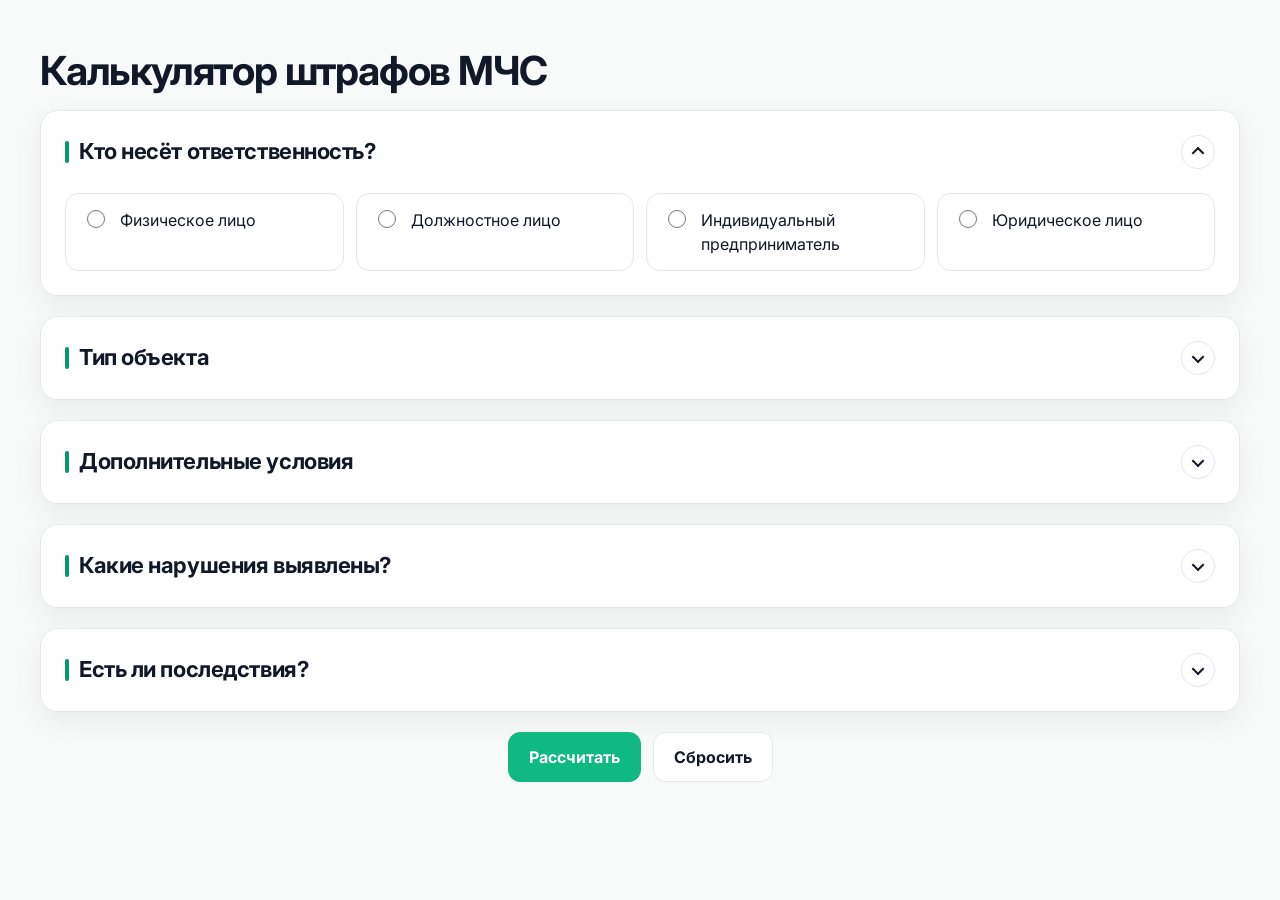
<file: index.html>
<!DOCTYPE html>
<html lang="ru">
  <head>
    <meta charset="UTF-8">
    <meta name="viewport" content="width=device-width, initial-scale=1.0">
    <title>Калькулятор штрафов МЧС 2026 — штрафы по ст. 20.4 КоАП, ППР 1479</title>
    <meta name="description" content="Калькулятор штрафов МЧС 2026. Рассчитайте штраф по ст. 20.4 КоАП РФ за нарушение пожарной безопасности: юрлица — от 300 000 до 400 000 руб., ИП — от 40 000 до 60 000 руб., должностные лица — от 20 000 до 30 000 руб.">
    <meta name="keywords" content="калькулятор штрафов МЧС, штрафы за нарушение пожарной безопасности 2026, штраф по статье 20.4 КоАП, штраф за нарушение ППР 1479, штрафы МЧС для юридических лиц 2026, административная ответственность за нарушение пожарной безопасности, штраф МЧС для ИП, штраф за предписание МЧС">
    <meta property="og:title" content="Калькулятор штрафов МЧС 2026">
    <meta property="og:description" content="Рассчитайте штраф за нарушение пожарной безопасности по ст. 20.4 КоАП для юрлиц, ИП и должностных лиц.">
    <meta property="og:type" content="website">
    <meta property="og:url" content="https://balman197-create.github.io/mchs-fines-calculator/">
    <meta property="og:locale" content="ru_RU">
    <link rel="canonical" href="https://balman197-create.github.io/mchs-fines-calculator/">
    <link rel="preconnect" href="https://fonts.googleapis.com">
    <link rel="preconnect" href="https://fonts.gstatic.com" crossorigin>
    <link href="https://fonts.googleapis.com/css2?family=Inter:wght@400;500;600;700&display=swap" rel="stylesheet">
    <link rel="stylesheet" href="css/reset.css">
    <link rel="stylesheet" href="css/calculator.css">
    <link rel="stylesheet" href="css/result.css">
  </head>
<body>
  <main class="page">
    <h1>Калькулятор штрафов МЧС</h1>
    <div id="mchs-calculator-root"></div>
  </main>

  <script src="js/data.js"></script>
  <script src="js/state.js"></script>
  <script src="js/calculator.js"></script>
  <script src="js/result.js"></script>
  <script src="js/ui.js"></script>
  <script src="js/app.js"></script>
  <script type="application/ld+json">
    {
      "@context": "https://schema.org",
      "@graph": [
        {
          "@type": "WebApplication",
          "name": "Калькулятор штрафов МЧС",
          "url": "https://balman197-create.github.io/mchs-fines-calculator/",
          "description": "Онлайн-калькулятор для расчёта административных штрафов МЧС за нарушения пожарной безопасности по ст. 20.4 КоАП РФ и ППР 1479",
          "applicationCategory": "BusinessApplication",
          "operatingSystem": "Any",
          "offers": { "@type": "Offer", "price": "0", "priceCurrency": "RUB" },
          "inLanguage": "ru"
        },
        {
          "@type": "FAQPage",
          "mainEntity": [
            {
              "@type": "Question",
              "name": "Какие штрафы за нарушение пожарной безопасности в 2026 году?",
              "acceptedAnswer": { "@type": "Answer", "text": "По ч. 1 ст. 20.4 КоАП РФ: для граждан — от 5 000 до 15 000 рублей, для должностных лиц — от 20 000 до 30 000 рублей, для ИП — от 40 000 до 60 000 рублей, для юридических лиц — от 300 000 до 400 000 рублей." }
            },
            {
              "@type": "Question",
              "name": "Какой штраф по статье 20.4 КоАП РФ?",
              "acceptedAnswer": { "@type": "Answer", "text": "Ст. 20.4 КоАП РФ — нарушение требований пожарной безопасности. Ч. 1: граждане — 5 000–15 000 руб., должностные лица — 20 000–30 000 руб., ИП — 40 000–60 000 руб., юридические лица — 300 000–400 000 рублей." }
            },
            {
              "@type": "Question",
              "name": "Какой штраф за нарушение ППР 1479?",
              "acceptedAnswer": { "@type": "Answer", "text": "Нарушение Правил противопожарного режима (ППР 1479) квалифицируется по ст. 20.4 КоАП РФ. Для юридических лиц — от 300 000 до 400 000 рублей, для должностных лиц — от 20 000 до 30 000 рублей." }
            },
            {
              "@type": "Question",
              "name": "Какой штраф МЧС для ИП?",
              "acceptedAnswer": { "@type": "Answer", "text": "Для ИП штраф по ч. 1 ст. 20.4 КоАП РФ составляет от 40 000 до 60 000 рублей." }
            },
            {
              "@type": "Question",
              "name": "Какой штраф за неисполнение предписания МЧС?",
              "acceptedAnswer": { "@type": "Answer", "text": "За невыполнение предписания МЧС по ст. 19.5 КоАП РФ: для должностных лиц — от 1 000 до 2 000 рублей, для юрлиц — от 10 000 до 20 000 рублей." }
            }
          ]
        }
      ]
    }
    </script>
</body>
</html>
</file>
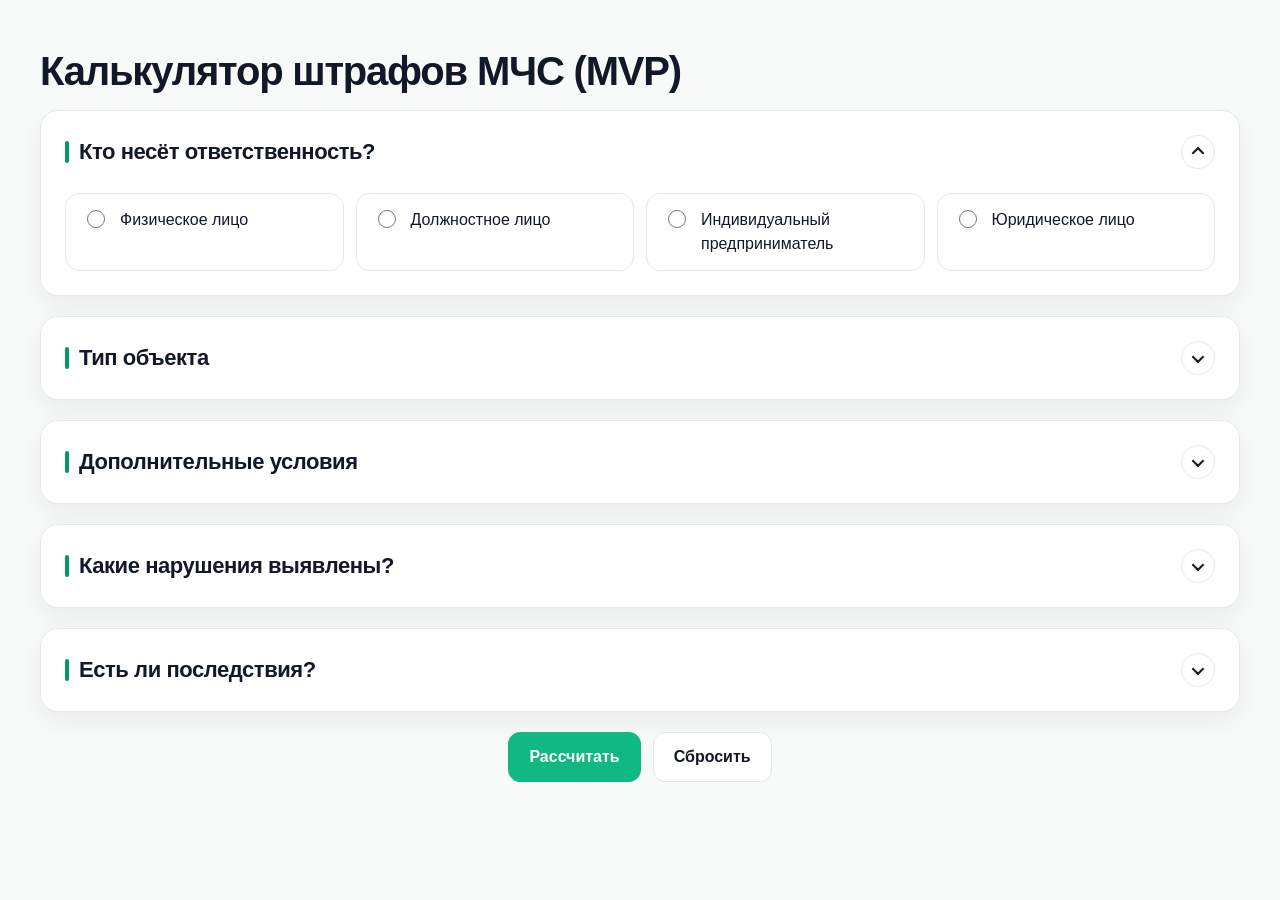
<file: demo-page.html>
<!DOCTYPE html>
<html lang="ru">
<head>
  <meta charset="UTF-8">
  <meta name="viewport" content="width=device-width, initial-scale=1.0">
  <title>Калькулятор штрафов МЧС (MVP)</title>
  <link rel="stylesheet" href="css/reset.css">
  <link rel="stylesheet" href="css/calculator.css">
  <link rel="stylesheet" href="css/result.css">
</head>
<body>
  <main class="page">
    <h1>Калькулятор штрафов МЧС (MVP)</h1>
    <div id="mchs-calculator-root"></div>
  </main>

  <script src="js/data.js"></script>
  <script src="js/state.js"></script>
  <script src="js/ui.js"></script>
  <script src="js/calculator.js"></script>
  <script src="js/result.js"></script>
  <script src="js/app.js"></script>
</body>
</html>
</file>
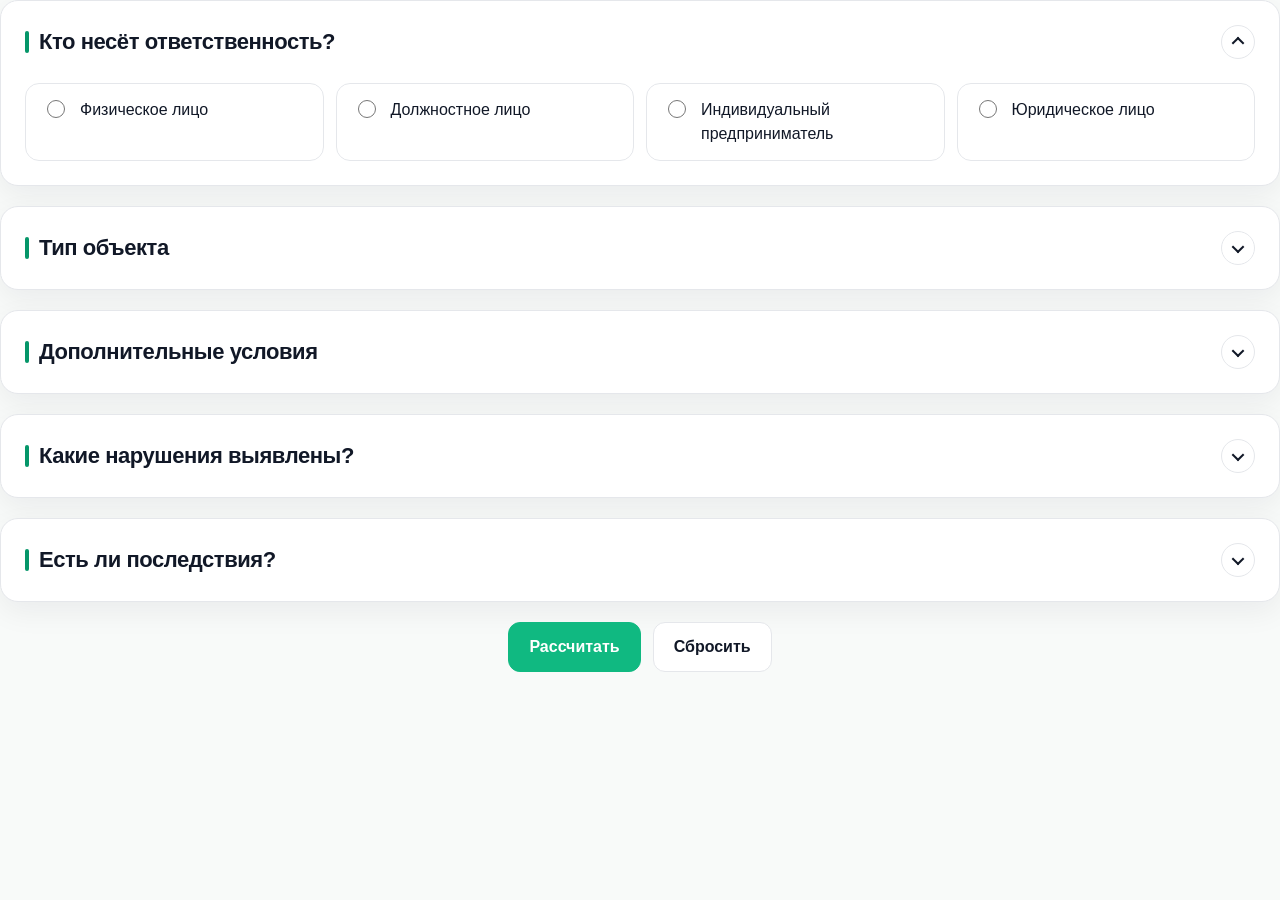
<file: embed.html>
<!DOCTYPE html>
<html lang="ru">
<head>
  <meta charset="UTF-8">
  <meta name="viewport" content="width=device-width, initial-scale=1.0">
  <title>Встраиваемый калькулятор штрафов МЧС</title>
  <link rel="stylesheet" href="css/reset.css">
  <link rel="stylesheet" href="css/calculator.css">
  <link rel="stylesheet" href="css/result.css">
</head>
<body>
  <div id="mchs-calculator-root"></div>

  <script src="js/data.js"></script>
  <script src="js/state.js"></script>
  <script src="js/ui.js"></script>
  <script src="js/calculator.js"></script>
  <script src="js/result.js"></script>
  <script src="js/app.js"></script>
</body>
</html>
</file>
<file: css/calculator.css>
/* Базовая страница */
html {
  overflow-y: scroll;
}

body {
  background: #f8faf9;
  color: #111827;
}

.page,
.page-wrapper {
  width: min(1200px, calc(100% - 40px));
  margin: 0 auto;
  padding: 48px 0;
  background: #f8faf9;
}

.page h1,
.page-wrapper h1 {
  margin-bottom: 16px;
  color: #111827;
  font-size: clamp(28px, 4vw, 40px);
  line-height: 1.15;
  letter-spacing: -0.03em;
}

.calculator-intro {
  max-width: 760px;
  margin-bottom: 24px;
  color: #6b7280;
  font-size: 17px;
}

.calculator-disclaimer {
  margin-bottom: 24px;
  padding: 16px 18px;
  border: 1px solid #e5e7eb;
  border-left: 4px solid #059669;
  border-radius: 14px;
  background: #f8faf9;
  color: #111827;
}

/* Общая сетка калькулятора */
#mchs-calculator-root {
  width: 100%;
  box-sizing: border-box;
}

.calculator {
  display: grid;
  gap: 20px;
}

/* Карточки секций */
.calculator-section {
  overflow: hidden;
  border: 1px solid #e5e7eb;
  border-radius: 18px;
  background: #ffffff;
  box-shadow: 0 10px 30px rgba(17, 24, 39, 0.06);
}

.calculator-section-header {
  display: flex;
  align-items: center;
  justify-content: space-between;
  gap: 18px;
  width: 100%;
  padding: 24px;
  border: 0;
  background: transparent;
  color: inherit;
  font: inherit;
  text-align: left;
  cursor: pointer;
  transition: background-color 180ms ease, box-shadow 180ms ease;
}

.calculator-section.is-complete:not(.is-open) .calculator-section-header {
  background: #d1fae5;
}

.calculator-section-header:hover .calculator-section-arrow {
  border-color: #059669;
  box-shadow: 0 8px 18px rgba(5, 150, 105, 0.14);
  transform: translateX(2px) scale(1.06);
}

.calculator-section-header:hover .calculator-section-arrow::before {
  border-color: #059669;
}

.calculator-section-header:focus-visible {
  outline: 3px solid rgba(5, 150, 105, 0.24);
  outline-offset: -6px;
}

.calculator-section-heading {
  display: grid;
  gap: 6px;
  min-width: 0;
}

.calculator-section-title {
  position: relative;
  margin: 0;
  padding-left: 14px;
  color: #111827;
  font-size: 22px;
  font-weight: 700;
  line-height: 1.25;
  letter-spacing: -0.02em;
}

.calculator-section.is-complete:not(.is-open) .calculator-section-title {
  color: #064e3b;
}

.calculator-section-summary {
  padding-left: 14px;
  color: #047857;
  font-size: 14px;
  font-weight: 700;
  line-height: 1.35;
}

.calculator-section.is-open .calculator-section-summary {
  display: none;
}

.calculator-section-title.is-error-pulsing {
  background: linear-gradient(90deg, #f97316, #ef4444, #fb923c, #f97316);
  background-size: 200% 200%;
  -webkit-background-clip: text;
  background-clip: text;
  -webkit-text-fill-color: transparent;
  animation: gradientFlow 1.8s ease-in-out 3;
}

@keyframes gradientFlow {
  0% {
    background-position: 0% 50%;
  }

  50% {
    background-position: 100% 50%;
  }

  100% {
    background-position: 0% 50%;
  }
}

.calculator-section-title::before {
  position: absolute;
  top: 3px;
  bottom: 3px;
  left: 0;
  width: 4px;
  border-radius: 999px;
  background: #059669;
  content: "";
}

.calculator-section-arrow {
  position: relative;
  flex: 0 0 auto;
  width: 34px;
  height: 34px;
  border: 1px solid #e5e7eb;
  border-radius: 50%;
  background: #ffffff;
  transition: border-color 180ms ease, box-shadow 180ms ease, transform 180ms ease;
}

.calculator-section-arrow::before {
  position: absolute;
  top: 50%;
  left: 50%;
  width: 9px;
  height: 9px;
  border-right: 2px solid #111827;
  border-bottom: 2px solid #111827;
  content: "";
  transform: translate(-50%, -62%) rotate(45deg);
  transition: border-color 180ms ease, transform 220ms ease;
}

.calculator-section.is-open .calculator-section-arrow::before {
  transform: translate(-50%, -38%) rotate(225deg);
}

.calculator-section-content {
  overflow: hidden;
  padding: 0 24px;
  max-height: 0;
  transition: max-height 0.3s ease, opacity 0.3s ease, padding-bottom 0.3s ease;
  opacity: 0;
}

.calculator-section.is-open .calculator-section-content {
  padding-bottom: 24px;
  opacity: 1;
}

/* Варианты выбора */
.calculator-options {
  display: grid;
  gap: 12px;
}

.calculator-section-content > .calculator-options {
  grid-template-columns: repeat(auto-fit, minmax(220px, 1fr));
}

.calculator-option {
  display: flex;
  align-items: flex-start;
  gap: 12px;
  width: 100%;
  padding: 14px 16px;
  border: 1px solid #e5e7eb;
  border-radius: 14px;
  background: #ffffff;
  color: #111827;
  cursor: pointer;
  transition: border-color 180ms ease, background-color 180ms ease, box-shadow 180ms ease, transform 180ms ease;
}

.calculator-option:hover {
  border-color: #059669;
  background: #f8faf9;
  box-shadow: 0 8px 22px rgba(5, 150, 105, 0.08);
}

.calculator-option:has(input:checked) {
  border-color: #059669;
  background: #d1fae5;
  box-shadow: 0 8px 22px rgba(5, 150, 105, 0.12);
}

.calculator-option input {
  width: 18px;
  height: 18px;
  margin-top: 2px;
  accent-color: #059669;
  flex: 0 0 auto;
}

.calculator-option strong {
  display: block;
  margin-bottom: 6px;
  color: #111827;
  font-size: 16px;
  line-height: 1.35;
}

.calculator-nested-question {
  overflow: hidden;
  max-height: 0;
  margin-top: 0;
  padding-left: 24px;
  border-left: 2px solid #10b981;
  opacity: 0;
  transition: max-height 0.3s ease, margin-top 0.3s ease, opacity 0.3s ease;
}

.calculator-nested-question.is-open {
  max-height: 1100px;
  margin-top: 16px;
  opacity: 1;
}

.calculator-nested-title {
  margin: 0 0 10px;
  color: #111827;
  font-weight: 700;
  line-height: 1.35;
}

.calculator-nested-question .calculator-options {
  grid-template-columns: repeat(auto-fit, minmax(190px, 1fr));
}

.calculator-field {
  display: grid;
  gap: 7px;
  margin-top: 14px;
  max-width: 260px;
}

.calculator-field-label {
  color: #111827;
  font-size: 14px;
  font-weight: 700;
  line-height: 1.35;
}

.calculator-number-input {
  min-height: 42px;
  width: 100%;
  padding: 10px 12px;
  border: 1px solid #e5e7eb;
  border-radius: 12px;
  background: #ffffff;
  color: #111827;
  font: inherit;
}

.calculator-number-input:focus {
  border-color: #059669;
  outline: none;
  box-shadow: 0 0 0 4px rgba(5, 150, 105, 0.12);
}

/* Группы нарушений */
.calculator-group {
  padding: 16px;
  border: 1px solid #e5e7eb;
  border-radius: 16px;
  background: #f8faf9;
}

.calculator-group + .calculator-group {
  margin-top: 14px;
}

.calculator-group-title {
  display: inline-flex;
  align-items: center;
  margin: 0 0 12px;
  padding: 6px 10px;
  border-radius: 999px;
  background: #d1fae5;
  color: #064e3b;
  font-size: 14px;
  font-weight: 700;
  line-height: 1.3;
}

.calculator-group .calculator-options {
  grid-template-columns: 1fr;
}

.calculator-meta {
  display: block;
  margin-top: 4px;
  color: #6b7280;
  font-size: 14px;
  line-height: 1.45;
}

/* Действия */
.calculator-controls {
  display: grid;
  gap: 18px;
}

.calculator-actions {
  display: flex;
  flex-wrap: wrap;
  justify-content: center;
  gap: 12px;
}

.calculator-button {
  min-height: 46px;
  padding: 12px 20px;
  border: 1px solid #10b981;
  border-radius: 12px;
  background: #10b981;
  color: #ffffff;
  font: inherit;
  font-weight: 700;
  cursor: pointer;
  transition: background-color 180ms ease, border-color 180ms ease, box-shadow 180ms ease, transform 180ms ease;
}

.calculator-button:hover {
  border-color: #059669;
  background: #059669;
  box-shadow: 0 10px 22px rgba(5, 150, 105, 0.18);
}

.calculator-button:active {
  transform: translateY(1px);
}

.calculator-button--secondary {
  border-color: #e5e7eb;
  background: #ffffff;
  color: #111827;
}

.calculator-button--secondary:hover {
  border-color: #059669;
  background: #f8faf9;
  color: #047857;
}

/* Результат */
.calculator-result {
  min-height: 0;
  border-radius: 16px;
}

.calculator-result:not(:empty) {
  padding: 18px;
  border: 1px solid #059669;
  background: #f8faf9;
}

.calculator-result.calculator-result--validation {
  border-color: #f97316;
  background: #fff7ed;
}

.calculator-result-card {
  color: #111827;
}

.calculator-result-card ul {
  margin: 0 0 16px;
  padding-left: 20px;
}

.calculator-result-card li {
  margin-bottom: 6px;
  color: #111827;
}

.result-fine-card {
  display: grid;
  gap: 6px;
  margin: 0 0 14px;
  padding: 16px;
  border: 1px solid #059669;
  border-radius: 16px;
  background: #d1fae5;
}

.result-fine-label {
  color: #047857;
  font-size: 13px;
  font-weight: 700;
  line-height: 1.3;
  text-transform: uppercase;
  letter-spacing: 0.04em;
}

.result-fine-value {
  color: #059669;
  font-size: clamp(24px, 4vw, 28px);
  font-weight: 800;
  line-height: 1.2;
  letter-spacing: -0.02em;
}

.result-fine-card--criminal {
  border-color: #fecaca;
  background: #fef2f2;
}

.result-fine-card--criminal .result-fine-label,
.result-fine-card--criminal .result-fine-value {
  color: #991b1b;
}

.result-note {
  color: #6b7280;
  font-size: 14px;
  line-height: 1.45;
}

.prescription-note {
  display: flex;
  align-items: flex-start;
  gap: 6px;
  padding: 8px 12px;
  border-radius: 6px;
  margin-top: 8px;
  background: #fff7ed;
  color: #92400e;
  font-size: 13px;
}

.result-validation {
  color: #111827;
}

.result-validation p {
  margin: 0 0 12px;
}

.result-validation-title {
  font-size: 18px;
  font-weight: 700;
  line-height: 1.35;
}

.result-validation-list {
  display: grid;
  gap: 8px;
  margin: 0 0 12px;
  padding: 0;
  list-style: none;
}

.result-validation-list li::before {
  margin-right: 8px;
  color: #f97316;
  content: "—";
}

.result-validation-link {
  padding: 0;
  border: 0;
  background: transparent;
  color: #c2410c;
  font: inherit;
  font-weight: 700;
  text-decoration: underline;
  text-underline-offset: 3px;
  cursor: pointer;
}

.result-validation-link:hover,
.result-validation-link:focus-visible {
  color: #9a3412;
}

.result-validation-link:focus-visible {
  outline: 3px solid rgba(249, 115, 22, 0.28);
  outline-offset: 3px;
}

.result-validation-note {
  color: #6b7280;
}

/* Лид-форма */
.result-lead-form {
  padding: 24px;
  border: 1px solid #e5e7eb;
  border-radius: 18px;
  background: #ffffff;
  box-shadow: 0 10px 30px rgba(17, 24, 39, 0.06);
  color: #111827;
}

.lead-form-layout {
  display: grid;
  grid-template-columns: minmax(0, 0.44fr) minmax(0, 0.56fr);
  gap: 32px;
  align-items: start;
}

.lead-form-info {
  padding: 4px 0;
}

.lead-form-title {
  margin: 0 0 12px;
  color: #111827;
  font-size: 24px;
  line-height: 1.2;
  letter-spacing: -0.02em;
}

.lead-form-text {
  margin: 0 0 18px;
  color: #6b7280;
  line-height: 1.55;
}

.lead-form-benefits {
  display: grid;
  gap: 12px;
  margin: 0;
  padding: 0;
  list-style: none;
}

.lead-form-benefits li {
  position: relative;
  padding-left: 24px;
  color: #111827;
  line-height: 1.45;
}

.lead-form-benefits li::before {
  position: absolute;
  top: 0.58em;
  left: 0;
  width: 8px;
  height: 8px;
  border-radius: 999px;
  background: #059669;
  content: "";
}

.lead-form {
  display: grid;
  gap: 16px;
  padding: 20px;
  border: 1px solid #e5e7eb;
  border-radius: 16px;
  background: #f8faf9;
}

.lead-form-row {
  display: grid;
  gap: 7px;
}

.lead-form-label {
  color: #111827;
  font-size: 14px;
  font-weight: 700;
  line-height: 1.35;
}

.lead-form-input,
.lead-form-textarea {
  width: 100%;
  border: 1px solid #e5e7eb;
  border-radius: 12px;
  background: #ffffff;
  color: #111827;
  font: inherit;
  transition: border-color 180ms ease, box-shadow 180ms ease, background-color 180ms ease;
}

.lead-form-input {
  min-height: 46px;
  padding: 11px 14px;
}

.lead-form-textarea {
  min-height: 112px;
  padding: 12px 14px;
  resize: vertical;
}

.lead-form-input::placeholder,
.lead-form-textarea::placeholder {
  color: #6b7280;
  opacity: 0.85;
}

.lead-form-input:focus,
.lead-form-textarea:focus {
  border-color: #059669;
  outline: none;
  box-shadow: 0 0 0 4px rgba(5, 150, 105, 0.12);
}

.lead-form-button {
  min-height: 48px;
  padding: 12px 20px;
  border: 1px solid #10b981;
  border-radius: 12px;
  background: #10b981;
  color: #ffffff;
  font: inherit;
  font-weight: 700;
  cursor: pointer;
  transition: background-color 180ms ease, border-color 180ms ease, box-shadow 180ms ease, transform 180ms ease;
}

.lead-form-button:hover {
  border-color: #047857;
  background: #047857;
  box-shadow: 0 10px 22px rgba(5, 150, 105, 0.18);
}

.lead-form-button:active {
  transform: translateY(1px);
}

.lead-form-message {
  display: none;
  margin: 18px 0 0;
  padding: 12px 14px;
  border-radius: 12px;
  font-size: 14px;
  font-weight: 700;
  line-height: 1.45;
}

.lead-form-message:not(:empty) {
  display: block;
}

.lead-form-message[style*="059669"] {
  border: 1px solid #10b981;
  background: #d1fae5;
}

.lead-form-message[style*="b91c1c"] {
  border: 1px solid #fecaca;
  background: #fef2f2;
}

/* Адаптивность */
@media (max-width: 900px) {
  .lead-form-layout {
    grid-template-columns: 1fr;
    gap: 22px;
  }

  .lead-form-info {
    padding: 0;
  }
}

@media (max-width: 640px) {
  .page,
  .page-wrapper {
    width: min(100% - 24px, 1200px);
    padding: 24px 0;
  }

  .calculator-section {
    border-radius: 16px;
  }

  .calculator-section-header {
    padding: 18px;
  }

  .calculator-section-title {
    font-size: 19px;
  }

  .calculator-section-content {
    padding: 0 18px;
  }

  .calculator-section.is-open .calculator-section-content {
    padding-bottom: 18px;
  }

  .calculator-section-content > .calculator-options {
    grid-template-columns: 1fr;
  }

  .calculator-option {
    padding: 13px 14px;
  }

  .calculator-actions {
    flex-direction: column;
  }

  .calculator-button {
    width: 100%;
  }

  .result-lead-form {
    padding: 18px;
    border-radius: 16px;
  }

  .lead-form-title {
    font-size: 21px;
  }

  .lead-form {
    padding: 16px;
  }

  .lead-form-button {
    width: 100%;
  }
}
</file>
<file: css/result.css>
.mchs-placeholder {
  color: #52606d;
  font-size: 18px;
}
</file>
